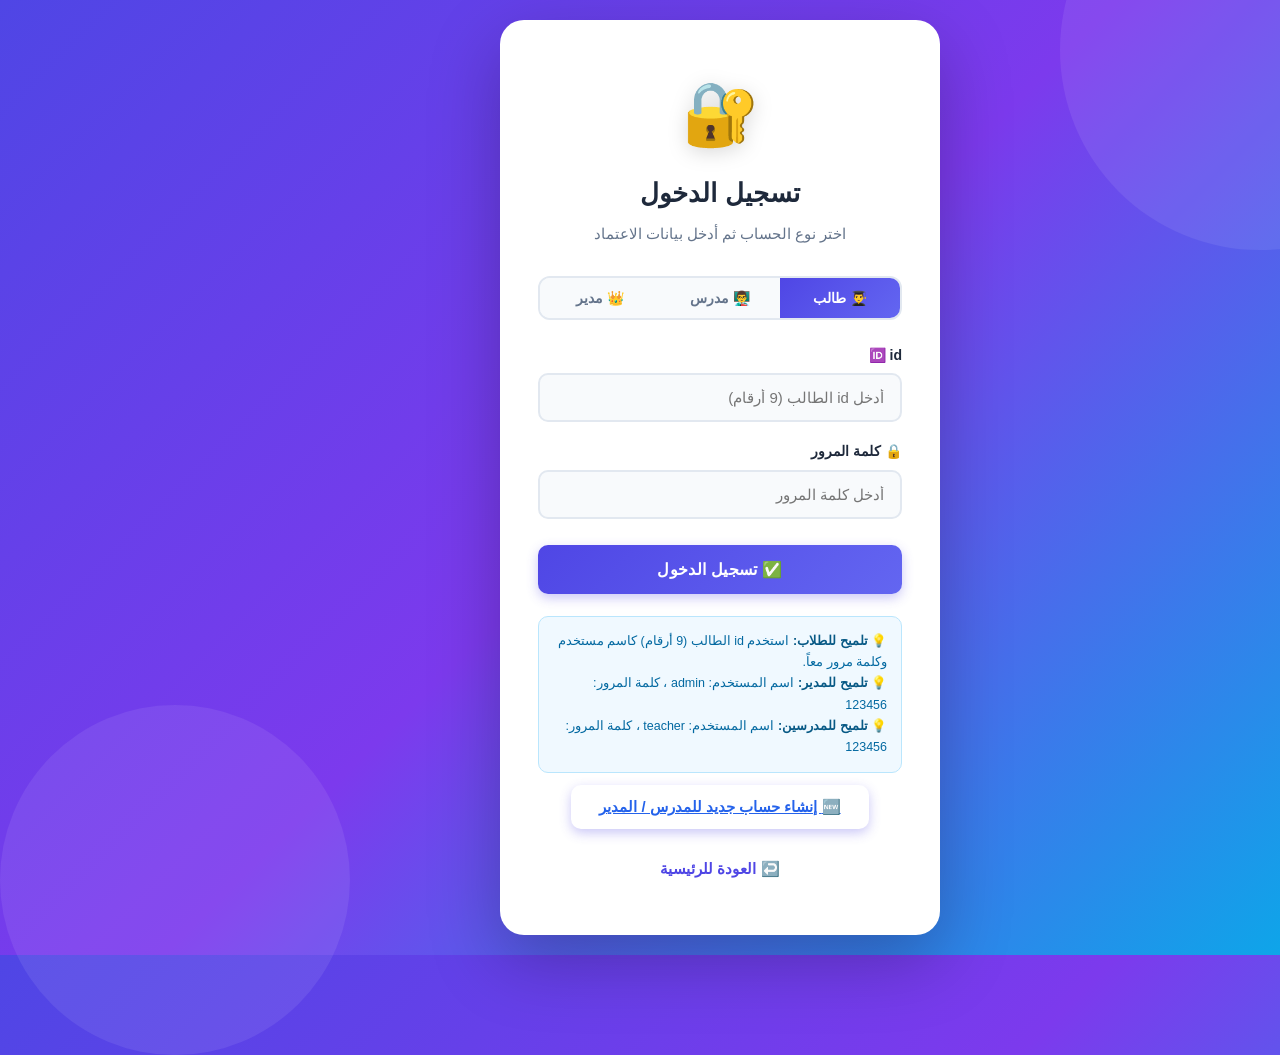
<file: login.html>
<!DOCTYPE html>
<html lang="ar" dir="rtl">

<head>
    <meta charset="UTF-8">
    <meta name="viewport" content="width=device-width, initial-scale=1.0">
    <title>تسجيل الدخول</title>
    <link rel="stylesheet" href="style.css">
</head>

<body class="login-wrapper">

    <div class="login-card">
        <div class="icon">🔐</div>
        <h2>تسجيل الدخول</h2>
        <p class="subtitle">اختر نوع الحساب ثم أدخل بيانات الاعتماد</p>

        <div class="role-tabs">
            <button class="role-tab active" data-role="student" onclick="switchRole('student')">
                👨‍🎓 طالب
            </button>
            <button class="role-tab" data-role="teacher" onclick="switchRole('teacher')">
                👨‍🏫 مدرس
            </button>
            <button class="role-tab" data-role="admin" onclick="switchRole('admin')">
                👑 مدير
            </button>
        </div>

        <div id="loginError" class="login-error hidden"></div>

        <form class="login-form" onsubmit="handleLogin(event)">
            <div class="form-group">
                <label id="usernameLabel">🆔 id</label>
                <input type="text" id="username" placeholder="أدخل id الطالب (9 أرقام)" required autocomplete="username">
            </div>

            <div class="form-group">
                <label id="passwordLabel">🔒 كلمة المرور</label>
                <input type="password" id="password" placeholder="أدخل كلمة المرور" required autocomplete="current-password">
            </div>

            <button type="submit" class="login-btn">
                ✅ تسجيل الدخول
            </button>
        </form>

        <div class="login-hint" id="loginHint">
            <strong>💡 تلميح للطلاب:</strong> استخدم id الطالب (9 أرقام) كاسم مستخدم وكلمة مرور معاً.<br>
            <strong>💡 تلميح للمدير:</strong> اسم المستخدم: <code>admin</code> ، كلمة المرور: <code>123456</code><br>
            <strong>💡 تلميح للمدرسين:</strong> اسم المستخدم: <code>teacher</code> ، كلمة المرور: <code>123456</code>
        </div>

        <div style="text-align:center; margin-top: 12px;">
            <button onclick="toggleRegister()" style="background:transparent; border:none; color:#2563eb; cursor:pointer; font-weight:600; text-decoration:underline;">
                🆕 إنشاء حساب جديد للمدرس / المدير
            </button>
        </div>

        <div id="registerSection" class="hidden" style="margin-top:18px; padding:16px; background:#f0f9ff; border-radius:14px; border:1px solid #bae6fd;">
            <h3 style="margin:0 0 12px; color:#0369a1; font-size:17px;">📝 إنشاء حساب جديد</h3>
            <div class="form-group">
                <label>👤 الاسم الكامل</label>
                <input type="text" id="regName" placeholder="مثال: المدرس أحمد محمد">
            </div>
            <div class="form-group">
                <label>🔑 اسم المستخدم</label>
                <input type="text" id="regUsername" placeholder="اختر اسم مستخدم فريد">
            </div>
            <div class="form-group">
                <label>🔒 كلمة المرور</label>
                <input type="password" id="regPassword" placeholder="4 أحرف أو أكثر">
            </div>
            <div class="form-group">
                <label>💼 نوع الحساب</label>
                <select id="regRole">
                    <option value="teacher">مدرس</option>
                    <option value="admin">مدير</option>
                </select>
            </div>
            <div id="registerError" class="login-error hidden" style="margin:8px 0;"></div>
            <button type="button" class="login-btn" onclick="handleRegister()" style="background:linear-gradient(135deg,#0ea5e9,#2563eb);">
                ✅ إنشاء الحساب ثم تسجيل الدخول
            </button>
        </div>

        <div style="text-align:center; margin-top: 18px;">
            <button onclick="window.location.href='index.html'"
                style="background:transparent; border:none; color:#4f46e5; cursor:pointer; font-weight:600; box-shadow:none;">
                ↩️ العودة للرئيسية
            </button>
        </div>
    </div>

    <script src="database.js"></script>
    <script>
        let currentRole = "student";

        function switchRole(role) {
            currentRole = role;
            document.querySelectorAll(".role-tab").forEach(t => t.classList.remove("active"));
            document.querySelector(`[data-role="${role}"]`).classList.add("active");

            const uLabel = document.getElementById("usernameLabel");
            const pLabel = document.getElementById("passwordLabel");
            const uInput = document.getElementById("username");
            const pInput = document.getElementById("password");

            if (role === "student") {
                uLabel.textContent = "🆔 id";
                pLabel.textContent = "🔒 id الطالب (كلمة مرور)";
                uInput.placeholder = "أدخل id الطالب (9 أرقام)";
                pInput.placeholder = "أدخل id الطالب مجدداً";
            } else if (role === "teacher") {
                uLabel.textContent = "👤 اسم المستخدم";
                pLabel.textContent = "🔒 كلمة المرور";
                uInput.placeholder = "أدخل اسم المستخدم";
                pInput.placeholder = "أدخل كلمة المرور";
            } else {
                uLabel.textContent = "👤 اسم المستخدم";
                pLabel.textContent = "🔒 كلمة المرور";
                uInput.placeholder = "اسم المستخدم للمدير";
                pInput.placeholder = "كلمة مرور المدير";
            }
            hideError();
        }

        function showError(msg) {
            const el = document.getElementById("loginError");
            el.textContent = "❌ " + msg;
            el.classList.remove("hidden");
        }

        function hideError() {
            document.getElementById("loginError").classList.add("hidden");
        }

        function showRegError(msg) {
            const el = document.getElementById("registerError");
            el.textContent = "❌ " + msg;
            el.classList.remove("hidden");
        }

        function hideRegError() {
            document.getElementById("registerError").classList.add("hidden");
        }

        function toggleRegister() {
            const sec = document.getElementById("registerSection");
            sec.classList.toggle("hidden");
            hideRegError();
        }

        function handleRegister() {
            hideRegError();
            const name = document.getElementById("regName").value.trim();
            const username = document.getElementById("regUsername").value.trim();
            const password = document.getElementById("regPassword").value.trim();
            const role = document.getElementById("regRole").value;

            if (!name || !username || !password) {
                showRegError("من فضلك املئي جميع الحقول");
                return;
            }
            if (password.length < 4) {
                showRegError("كلمة المرور يجب أن تكون 4 أحرف على الأقل");
                return;
            }
            const result = registerUser({ name: name, username: username, password: password, role: role });
            if (!result.success) {
                showRegError(result.message);
                return;
            }
            const session = loginUser(username, password);
            if (session) {
                if (session.role === "student") {
                    window.location.href = "student-dashboard.html";
                } else {
                    window.location.href = "teacher-dashboard.html";
                }
            } else {
                showRegError("تم إنشاء الحساب ولكن تعذر تسجيل الدخول، حاولي تسجيل الدخول يدوياً");
            }
        }

        function handleLogin(e) {
            e.preventDefault();
            const username = document.getElementById("username").value.trim();
            const password = document.getElementById("password").value.trim();

            if (!username || !password) {
                showError("من فضلك أدخل جميع البيانات");
                return;
            }

            const session = loginUser(username, password);
            if (!session) {
                showError("بيانات الدخول غير صحيحة");
                return;
            }

            if (currentRole === "student" && session.role !== "student") {
                showError("هذا الحساب ليس حساب طالب");
                logoutUser();
                return;
            }
            if (currentRole === "teacher" && session.role !== "teacher" && session.role !== "admin") {
                showError("هذا الحساب ليس حساب مدرس");
                logoutUser();
                return;
            }
            if (currentRole === "admin" && session.role !== "admin") {
                showError("هذا الحساب ليس حساب مدير");
                logoutUser();
                return;
            }

            if (session.role === "student") {
                window.location.href = "student-dashboard.html";
            } else {
                window.location.href = "teacher-dashboard.html";
            }
        }
    </script>

</body>

</html>
</file>
<file: style.css>
* {
    box-sizing: border-box;
    margin: 0;
    padding: 0;
    font-family: 'Segoe UI', Tahoma, Arial, sans-serif;
}

:root {
    --primary: #4f46e5;
    --primary-dark: #3730a3;
    --primary-light: #818cf8;
    --secondary: #0ea5e9;
    --success: #16a34a;
    --danger: #dc2626;
    --warning: #f59e0b;
    --bg: #f0f4f8;
    --card: #ffffff;
    --text: #1e293b;
    --text-muted: #64748b;
    --shadow: 0 4px 20px rgba(0, 0, 0, 0.08);
    --shadow-lg: 0 10px 40px rgba(0, 0, 0, 0.12);
    --radius: 16px;
    --radius-sm: 10px;
}

html {
    scroll-behavior: smooth;
}

body {
    background: linear-gradient(135deg, #e0e7ff 0%, #f0f4f8 50%, #dbeafe 100%);
    background-attachment: fixed;
    min-height: 100vh;
    color: var(--text);
    line-height: 1.6;
}

header {
    background: linear-gradient(135deg, #4f46e5 0%, #7c3aed 50%, #0ea5e9 100%);
    color: white;
    text-align: center;
    padding: 45px 20px 35px;
    position: relative;
    overflow: hidden;
    box-shadow: var(--shadow-lg);
}

header::before {
    content: '';
    position: absolute;
    top: -50%;
    right: -20%;
    width: 400px;
    height: 400px;
    background: rgba(255, 255, 255, 0.08);
    border-radius: 50%;
}

header::after {
    content: '';
    position: absolute;
    bottom: -30%;
    left: -10%;
    width: 300px;
    height: 300px;
    background: rgba(255, 255, 255, 0.05);
    border-radius: 50%;
}

header h1 {
    position: relative;
    z-index: 1;
    margin-bottom: 12px;
    font-size: 34px;
    font-weight: 800;
    text-shadow: 0 2px 10px rgba(0, 0, 0, 0.2);
    letter-spacing: -0.5px;
}

header p {
    position: relative;
    z-index: 1;
    font-size: 18px;
    opacity: 0.95;
    font-weight: 400;
}

main {
    width: 92%;
    max-width: 1200px;
    margin: 35px auto;
    position: relative;
    z-index: 2;
}

.dashboard {
    display: grid;
    grid-template-columns: repeat(auto-fit, minmax(250px, 1fr));
    gap: 24px;
    animation: fadeInUp 0.6s ease-out;
}

@keyframes fadeInUp {
    from {
        opacity: 0;
        transform: translateY(25px);
    }
    to {
        opacity: 1;
        transform: translateY(0);
    }
}

.card {
    background: var(--card);
    padding: 32px 24px;
    text-align: center;
    border-radius: var(--radius);
    box-shadow: var(--shadow);
    transition: all 0.35s cubic-bezier(0.4, 0, 0.2, 1);
    border: 2px solid transparent;
    position: relative;
    overflow: hidden;
    animation: cardIn 0.5s ease-out backwards;
}

@keyframes cardIn {
    from {
        opacity: 0;
        transform: scale(0.9);
    }
    to {
        opacity: 1;
        transform: scale(1);
    }
}

.card:nth-child(1) { animation-delay: 0.05s; }
.card:nth-child(2) { animation-delay: 0.1s; }
.card:nth-child(3) { animation-delay: 0.15s; }
.card:nth-child(4) { animation-delay: 0.2s; }
.card:nth-child(5) { animation-delay: 0.25s; }
.card:nth-child(6) { animation-delay: 0.3s; }

.card::before {
    content: '';
    position: absolute;
    top: 0;
    left: 0;
    right: 0;
    height: 5px;
    background: linear-gradient(90deg, var(--primary), var(--secondary));
    opacity: 0;
    transition: opacity 0.3s;
}

.card:hover {
    transform: translateY(-8px) scale(1.02);
    box-shadow: var(--shadow-lg);
    border-color: var(--primary-light);
}

.card:hover::before {
    opacity: 1;
}

.card h2 {
    font-size: 52px;
    margin-bottom: 15px;
    filter: drop-shadow(0 4px 8px rgba(0, 0, 0, 0.1));
}

.card h3 {
    font-size: 22px;
    margin-bottom: 10px;
    color: var(--text);
    font-weight: 700;
}

.card p {
    color: var(--text-muted);
    margin-bottom: 22px;
    font-size: 15px;
}

button {
    background: linear-gradient(135deg, var(--primary), #6366f1);
    color: white;
    border: none;
    padding: 13px 28px;
    border-radius: var(--radius-sm);
    cursor: pointer;
    font-size: 15px;
    font-weight: 600;
    transition: all 0.25s;
    box-shadow: 0 4px 12px rgba(79, 70, 229, 0.3);
    position: relative;
    overflow: hidden;
}

button::after {
    content: '';
    position: absolute;
    top: 50%;
    left: 50%;
    width: 0;
    height: 0;
    background: rgba(255, 255, 255, 0.2);
    border-radius: 50%;
    transform: translate(-50%, -50%);
    transition: width 0.5s, height 0.5s;
}

button:active::after {
    width: 300px;
    height: 300px;
}

button:hover {
    background: linear-gradient(135deg, var(--primary-dark), var(--primary));
    transform: translateY(-2px);
    box-shadow: 0 6px 20px rgba(79, 70, 229, 0.4);
}

button:disabled {
    background: #94a3b8;
    cursor: not-allowed;
    transform: none;
    box-shadow: none;
}

footer {
    text-align: center;
    padding: 28px 20px;
    color: var(--text-muted);
    margin-top: 40px;
    font-size: 14px;
    background: rgba(255, 255, 255, 0.5);
    backdrop-filter: blur(10px);
    border-top: 1px solid rgba(0, 0, 0, 0.05);
}

@media (max-width: 768px) {
    header h1 {
        font-size: 26px;
    }
    header p {
        font-size: 15px;
    }
    main {
        width: 95%;
        margin: 20px auto;
    }
    .dashboard {
        grid-template-columns: 1fr;
        gap: 18px;
    }
    .card {
        padding: 24px 18px;
    }
    .card h2 {
        font-size: 42px;
    }
}

.attendance-header {
    background: linear-gradient(135deg, #4f46e5, #7c3aed, #0ea5e9);
    padding: 35px 20px;
    text-align: center;
    color: white;
    position: relative;
    overflow: hidden;
    box-shadow: var(--shadow-lg);
}

.attendance-header h1 {
    font-size: 30px;
    margin-bottom: 10px;
    font-weight: 800;
    text-shadow: 0 2px 8px rgba(0, 0, 0, 0.2);
    position: relative;
    z-index: 1;
}

.attendance-header p {
    font-size: 16px;
    opacity: 0.95;
    position: relative;
    z-index: 1;
}

.attendance-container {
    width: 96%;
    max-width: 1300px;
    margin: 28px auto;
}

.top-bar {
    background: var(--card);
    padding: 24px;
    border-radius: var(--radius);
    box-shadow: var(--shadow);
    display: flex;
    flex-wrap: wrap;
    justify-content: space-between;
    align-items: flex-end;
    gap: 20px;
    margin-bottom: 24px;
    border: 1px solid rgba(0, 0, 0, 0.04);
    animation: fadeInUp 0.5s ease-out;
}

.top-bar > div {
    flex: 1;
    min-width: 180px;
}

.top-bar label {
    display: block;
    margin-bottom: 8px;
    font-weight: 700;
    color: var(--text);
    font-size: 14px;
}

.top-bar input,
.top-bar select {
    padding: 12px 16px;
    border: 2px solid #e2e8f0;
    border-radius: var(--radius-sm);
    font-size: 15px;
    width: 100%;
    transition: all 0.25s;
    background: #f8fafc;
}

.top-bar input:focus,
.top-bar select:focus {
    outline: none;
    border-color: var(--primary);
    background: white;
    box-shadow: 0 0 0 4px rgba(79, 70, 229, 0.12);
    transform: translateY(-1px);
}

.search-box input {
    width: 100%;
}

.table-container {
    background: var(--card);
    padding: 22px;
    border-radius: var(--radius);
    box-shadow: var(--shadow);
    overflow-x: auto;
    border: 1px solid rgba(0, 0, 0, 0.04);
    animation: fadeInUp 0.5s ease-out 0.1s backwards;
    -webkit-overflow-scrolling: touch;
}

table {
    width: 100%;
    border-collapse: collapse;
    min-width: 600px;
}

thead th {
    background: linear-gradient(135deg, #1e40af, #4f46e5);
    color: white;
    padding: 16px 12px;
    font-weight: 700;
    font-size: 15px;
    text-shadow: 0 1px 2px rgba(0, 0, 0, 0.2);
    white-space: nowrap;
}

thead th:first-child {
    border-radius: 0 10px 0 0;
}

thead th:last-child {
    border-radius: 10px 0 0 0;
}

tbody tr {
    background: #fafbfc;
    transition: all 0.2s;
    border-bottom: 1px solid #f1f5f9;
}

tbody tr:hover {
    background: #eff6ff;
    transform: scale(1.005);
    box-shadow: 0 2px 8px rgba(0, 0, 0, 0.06);
}

tbody td {
    padding: 14px 12px;
    text-align: center;
    font-size: 14.5px;
}

tbody td:nth-child(2) {
    text-align: right;
    font-weight: 600;
    min-width: 300px;
}

.present-btn,
.absent-btn {
    border: none;
    padding: 10px 20px;
    border-radius: 8px;
    color: white;
    cursor: pointer;
    margin: 3px;
    font-size: 14px;
    font-weight: 600;
    transition: all 0.2s;
    box-shadow: 0 3px 10px rgba(0, 0, 0, 0.15);
}

.present-btn {
    background: linear-gradient(135deg, #16a34a, #22c55e);
}

.present-btn:hover {
    background: linear-gradient(135deg, #15803d, #16a34a);
    transform: translateY(-2px);
    box-shadow: 0 5px 15px rgba(22, 163, 74, 0.4);
}

.absent-btn {
    background: linear-gradient(135deg, #dc2626, #ef4444);
}

.absent-btn:hover {
    background: linear-gradient(135deg, #b91c1c, #dc2626);
    transform: translateY(-2px);
    box-shadow: 0 5px 15px rgba(220, 38, 38, 0.4);
}

.status {
    font-weight: 700;
    color: var(--text-muted);
    min-width: 130px;
    font-size: 14px;
}

@media (max-width: 768px) {
    .top-bar {
        flex-direction: column;
        align-items: stretch;
        padding: 18px;
        gap: 15px;
    }
    .top-bar > div {
        width: 100%;
    }
    tbody td:nth-child(2) {
        min-width: 220px;
        font-size: 13.5px;
    }
    .table-container {
        padding: 12px;
        border-radius: 12px;
    }
    thead th {
        padding: 12px 8px;
        font-size: 13px;
    }
    tbody td {
        padding: 10px 8px;
        font-size: 13px;
    }
    .present-btn,
    .absent-btn {
        padding: 8px 12px;
        font-size: 12.5px;
    }
}

.stats {
    display: grid;
    grid-template-columns: repeat(auto-fit, minmax(200px, 1fr));
    gap: 18px;
    margin-bottom: 25px;
    animation: fadeInUp 0.5s ease-out;
}

.stat-card {
    background: var(--card);
    padding: 22px 20px;
    border-radius: var(--radius);
    box-shadow: var(--shadow);
    display: flex;
    align-items: center;
    gap: 15px;
    border: 1px solid rgba(0, 0, 0, 0.04);
    transition: transform 0.25s, box-shadow 0.25s;
}

.stat-card:hover {
    transform: translateY(-4px);
    box-shadow: var(--shadow-lg);
}

.stat-card span {
    font-size: 38px;
    filter: drop-shadow(0 2px 6px rgba(0, 0, 0, 0.1));
}

.stat-card strong {
    display: block;
    font-size: 28px;
    margin-bottom: 4px;
    font-weight: 800;
}

.stat-card small {
    color: var(--text-muted);
    font-size: 14px;
    font-weight: 500;
}

.present-stat strong {
    color: var(--success);
}

.absent-stat strong {
    color: var(--danger);
}

.pending-stat strong {
    color: var(--warning);
}

@media (max-width: 768px) {
    .stats {
        grid-template-columns: repeat(2, 1fr);
        gap: 12px;
    }
    .stat-card {
        padding: 16px 14px;
        flex-direction: column;
        text-align: center;
        gap: 8px;
    }
    .stat-card span {
        font-size: 30px;
    }
    .stat-card strong {
        font-size: 22px;
    }
}

@media (max-width: 420px) {
    .stats {
        grid-template-columns: 1fr;
    }
}

.save-section {
    text-align: center;
    margin-bottom: 25px;
}

.save-btn {
    background: linear-gradient(135deg, var(--primary), #6366f1);
    color: white;
    border: none;
    padding: 16px 45px;
    border-radius: 12px;
    font-size: 17px;
    font-weight: 800;
    cursor: pointer;
    box-shadow: 0 6px 20px rgba(79, 70, 229, 0.35);
    transition: all 0.3s;
    letter-spacing: 0.3px;
}

.save-btn:hover {
    background: linear-gradient(135deg, var(--primary-dark), var(--primary));
    transform: translateY(-3px);
    box-shadow: 0 10px 30px rgba(79, 70, 229, 0.5);
}

.report-box {
    background: var(--card);
    padding: 24px;
    border-radius: var(--radius);
    margin-bottom: 24px;
    box-shadow: var(--shadow);
    border: 1px solid rgba(0, 0, 0, 0.04);
    animation: fadeInUp 0.4s ease-out;
}

.report-box h2 {
    margin-bottom: 15px;
    font-size: 20px;
    color: var(--text);
    font-weight: 700;
}

#reportSearch {
    width: 100%;
    max-width: 450px;
    padding: 13px 16px;
    border: 2px solid #e2e8f0;
    border-radius: var(--radius-sm);
    font-size: 15px;
    transition: all 0.25s;
    background: #f8fafc;
}

#reportSearch:focus {
    outline: none;
    border-color: var(--primary);
    background: white;
    box-shadow: 0 0 0 4px rgba(79, 70, 229, 0.12);
}

.report-present {
    color: var(--success);
    font-weight: 700;
}

.report-absent {
    color: var(--danger);
    font-weight: 700;
}

.student-form {
    background: var(--card);
    padding: 22px;
    border-radius: var(--radius);
    margin-bottom: 20px;
    display: flex;
    flex-wrap: wrap;
    gap: 12px;
    box-shadow: var(--shadow);
    border: 1px solid rgba(0, 0, 0, 0.04);
    animation: fadeInUp 0.4s ease-out;
}

.student-form input,
.student-form select {
    flex: 1;
    min-width: 180px;
    padding: 13px 16px;
    border: 2px solid #e2e8f0;
    border-radius: var(--radius-sm);
    font-size: 15px;
    transition: all 0.25s;
    background: #f8fafc;
}

.student-form input:focus,
.student-form select:focus {
    outline: none;
    border-color: var(--primary);
    background: white;
    box-shadow: 0 0 0 4px rgba(79, 70, 229, 0.12);
}

.student-form button {
    padding: 13px 28px;
    white-space: nowrap;
}

.edit-btn {
    background: linear-gradient(135deg, #f59e0b, #fbbf24);
    margin: 3px;
    box-shadow: 0 3px 10px rgba(245, 158, 11, 0.3);
}

.edit-btn:hover {
    background: linear-gradient(135deg, #d97706, #f59e0b);
    box-shadow: 0 5px 15px rgba(245, 158, 11, 0.4);
}

.delete-btn {
    background: linear-gradient(135deg, #dc2626, #ef4444);
    margin: 3px;
    box-shadow: 0 3px 10px rgba(220, 38, 38, 0.3);
}

.delete-btn:hover {
    background: linear-gradient(135deg, #b91c1c, #dc2626);
    box-shadow: 0 5px 15px rgba(220, 38, 38, 0.4);
}

.barcode-btn {
    background: linear-gradient(135deg, #0ea5e9, #38bdf8);
    margin: 3px;
    box-shadow: 0 3px 10px rgba(14, 165, 233, 0.3);
}

.barcode-btn:hover {
    background: linear-gradient(135deg, #0284c7, #0ea5e9);
    box-shadow: 0 5px 15px rgba(14, 165, 233, 0.4);
}

@media (max-width: 600px) {
    .student-form {
        flex-direction: column;
        padding: 18px;
    }
    .student-form button {
        width: 100%;
    }
}

.back-home {
    width: 90%;
    max-width: 1200px;
    margin: 0 auto 15px;
    text-align: right;
}

.back-home button {
    padding: 11px 20px;
    border: none;
    border-radius: 12px;
    background: linear-gradient(135deg, #2563eb, #3b82f6);
    color: white;
    font-size: 14px;
    font-weight: 700;
    cursor: pointer;
    box-shadow: 0 4px 12px rgba(37, 99, 235, 0.3);
    transition: 0.25s;
}

.back-home button:hover {
    transform: translateY(-2px);
    opacity: 0.95;
    box-shadow: 0 6px 18px rgba(37, 99, 235, 0.4);
}

.print-btn,
.export-btn,
.import-btn {
    padding: 12px 22px;
    border: none;
    border-radius: 10px;
    color: white;
    font-size: 14px;
    font-weight: 700;
    cursor: pointer;
    transition: all 0.25s;
    margin: 5px;
    display: inline-flex;
    align-items: center;
    gap: 6px;
}

.print-btn {
    background: linear-gradient(135deg, #16a34a, #22c55e);
    box-shadow: 0 4px 12px rgba(22, 163, 74, 0.3);
}

.print-btn:hover {
    transform: translateY(-2px);
    box-shadow: 0 6px 18px rgba(22, 163, 74, 0.4);
}

.export-btn {
    background: linear-gradient(135deg, #0284c7, #0ea5e9);
    box-shadow: 0 4px 12px rgba(2, 132, 199, 0.3);
}

.export-btn:hover {
    transform: translateY(-2px);
    box-shadow: 0 6px 18px rgba(2, 132, 199, 0.4);
}

.import-btn {
    background: linear-gradient(135deg, #7c3aed, #8b5cf6);
    box-shadow: 0 4px 12px rgba(124, 58, 237, 0.3);
}

.import-btn:hover {
    transform: translateY(-2px);
    box-shadow: 0 6px 18px rgba(124, 58, 237, 0.4);
}

.action-buttons {
    display: flex;
    flex-wrap: wrap;
    gap: 8px;
    margin-top: 15px;
}

@media print {
    .back-home,
    .report-box,
    .print-btn,
    .export-btn,
    .import-btn,
    .action-buttons,
    .top-bar,
    .student-form,
    .save-section,
    header::before,
    header::after {
        display: none !important;
    }
    .attendance-header {
        box-shadow: none;
        background: #1e40af !important;
        -webkit-print-color-adjust: exact;
        print-color-adjust: exact;
    }
    .table-container {
        width: 100%;
        box-shadow: none;
        margin: 0;
        padding: 0;
        border: none;
    }
    .table-container th {
        background: #1e40af !important;
        color: white !important;
        -webkit-print-color-adjust: exact;
        print-color-adjust: exact;
    }
    body {
        background: white;
    }
    main {
        width: 100%;
        max-width: 100%;
        margin: 0;
    }
}

.barcode-modal {
    position: fixed;
    top: 0;
    left: 0;
    right: 0;
    bottom: 0;
    background: rgba(0, 0, 0, 0.75);
    display: flex;
    align-items: center;
    justify-content: center;
    z-index: 9999;
    backdrop-filter: blur(6px);
    animation: fadeIn 0.3s ease;
}

@keyframes fadeIn {
    from { opacity: 0; }
    to { opacity: 1; }
}

.barcode-modal-content {
    background: white;
    padding: 36px 32px;
    border-radius: 20px;
    text-align: center;
    max-width: 420px;
    width: 92%;
    box-shadow: 0 25px 80px rgba(0, 0, 0, 0.4);
    animation: slideUp 0.4s cubic-bezier(0.4, 0, 0.2, 1);
}

@keyframes slideUp {
    from {
        transform: translateY(40px) scale(0.95);
        opacity: 0;
    }
    to {
        transform: translateY(0) scale(1);
        opacity: 1;
    }
}

.barcode-modal-content h3 {
    margin-bottom: 8px;
    color: var(--text);
    font-size: 20px;
    font-weight: 700;
}

.barcode-modal-content .student-nid {
    color: var(--primary);
    font-family: monospace;
    font-size: 16px;
    margin-bottom: 20px;
    font-weight: 600;
    letter-spacing: 1px;
}

#barcodeCanvas {
    margin: 15px auto;
    display: block;
    max-width: 100%;
    border: 2px solid #f1f5f9;
    border-radius: 10px;
    padding: 16px;
    background: #fafbfc;
}

.close-modal {
    margin-top: 20px;
    background: linear-gradient(135deg, var(--danger), #ef4444);
    padding: 11px 30px;
    font-weight: 700;
    box-shadow: 0 4px 12px rgba(220, 38, 38, 0.3);
}

.close-modal:hover {
    background: linear-gradient(135deg, #b91c1c, var(--danger));
    box-shadow: 0 6px 18px rgba(220, 38, 38, 0.4);
}

.login-wrapper {
    min-height: 100vh;
    display: flex;
    align-items: center;
    justify-content: center;
    padding: 20px;
    background: linear-gradient(135deg, #4f46e5 0%, #7c3aed 50%, #0ea5e9 100%);
    position: relative;
    overflow: hidden;
}

.login-wrapper::before,
.login-wrapper::after {
    content: '';
    position: absolute;
    border-radius: 50%;
    background: rgba(255, 255, 255, 0.08);
}

.login-wrapper::before {
    top: -150px;
    right: -100px;
    width: 400px;
    height: 400px;
}

.login-wrapper::after {
    bottom: -100px;
    left: -80px;
    width: 350px;
    height: 350px;
}

.login-card {
    background: white;
    padding: 44px 38px;
    border-radius: 24px;
    box-shadow: 0 25px 70px rgba(0, 0, 0, 0.25);
    max-width: 440px;
    width: 100%;
    position: relative;
    z-index: 1;
    animation: slideUp 0.5s cubic-bezier(0.4, 0, 0.2, 1);
}

.login-card .icon {
    text-align: center;
    font-size: 62px;
    margin-bottom: 10px;
    filter: drop-shadow(0 4px 10px rgba(0, 0, 0, 0.15));
}

.login-card h2 {
    text-align: center;
    margin-bottom: 8px;
    color: var(--text);
    font-size: 26px;
    font-weight: 800;
}

.login-card .subtitle {
    text-align: center;
    color: var(--text-muted);
    margin-bottom: 30px;
    font-size: 14.5px;
}

.role-tabs {
    display: flex;
    margin-bottom: 24px;
    border-radius: 12px;
    overflow: hidden;
    border: 2px solid #e2e8f0;
}

.role-tab {
    flex: 1;
    padding: 12px;
    text-align: center;
    cursor: pointer;
    background: #f8fafc;
    border: none;
    font-size: 14px;
    font-weight: 600;
    color: var(--text-muted);
    transition: all 0.25s;
    border-radius: 0;
    box-shadow: none;
}

.role-tab.active {
    background: linear-gradient(135deg, var(--primary), #6366f1);
    color: white;
}

.role-tab:hover:not(.active) {
    background: #e2e8f0;
    transform: none;
    box-shadow: none;
}

.login-form .form-group {
    margin-bottom: 18px;
}

.login-form label {
    display: block;
    margin-bottom: 7px;
    font-weight: 600;
    color: var(--text);
    font-size: 14px;
}

.login-form input {
    width: 100%;
    padding: 14px 16px;
    border: 2px solid #e2e8f0;
    border-radius: 10px;
    font-size: 15px;
    transition: all 0.25s;
    background: #f8fafc;
}

.login-form input:focus {
    outline: none;
    border-color: var(--primary);
    background: white;
    box-shadow: 0 0 0 4px rgba(79, 70, 229, 0.12);
    transform: translateY(-1px);
}

.login-btn {
    width: 100%;
    padding: 15px;
    margin-top: 8px;
    font-size: 16px;
    font-weight: 700;
    letter-spacing: 0.3px;
}

.login-error {
    color: var(--danger);
    text-align: center;
    margin-bottom: 15px;
    padding: 10px;
    background: #fef2f2;
    border-radius: 8px;
    border: 1px solid #fecaca;
    font-size: 14px;
    font-weight: 600;
}

.login-hint {
    margin-top: 22px;
    padding: 14px;
    background: #f0f9ff;
    border-radius: 10px;
    border: 1px solid #bae6fd;
    font-size: 12.5px;
    color: #0369a1;
    line-height: 1.7;
}

.login-hint strong {
    color: #075985;
}

.student-dashboard {
    width: 92%;
    max-width: 1100px;
    margin: 28px auto;
}

.student-info-card {
    background: linear-gradient(135deg, #ffffff, #f8fafc);
    padding: 28px;
    border-radius: var(--radius);
    box-shadow: var(--shadow);
    margin-bottom: 24px;
    display: flex;
    flex-wrap: wrap;
    gap: 20px;
    align-items: center;
    border: 1px solid rgba(0, 0, 0, 0.04);
    animation: fadeInUp 0.5s ease-out;
}

.student-avatar {
    width: 90px;
    height: 90px;
    background: linear-gradient(135deg, var(--primary), var(--secondary));
    border-radius: 50%;
    display: flex;
    align-items: center;
    justify-content: center;
    font-size: 40px;
    color: white;
    font-weight: 700;
    flex-shrink: 0;
    box-shadow: 0 6px 20px rgba(79, 70, 229, 0.35);
}

.student-details {
    flex: 1;
    min-width: 250px;
}

.student-details h2 {
    font-size: 22px;
    margin-bottom: 6px;
    color: var(--text);
    font-weight: 700;
}

.student-details p {
    color: var(--text-muted);
    margin-bottom: 4px;
    font-size: 14.5px;
}

.student-details p strong {
    color: var(--text);
}

.logout-btn {
    background: linear-gradient(135deg, #64748b, #94a3b8);
    padding: 11px 22px;
    box-shadow: 0 4px 12px rgba(100, 116, 139, 0.3);
}

.logout-btn:hover {
    background: linear-gradient(135deg, #475569, #64748b);
    box-shadow: 0 6px 18px rgba(100, 116, 139, 0.4);
}

.result-grade {
    font-weight: 800;
    font-size: 16px;
}

.result-grade.excellent { color: #16a34a; }
.result-grade.very-good { color: #22c55e; }
.result-grade.good { color: #f59e0b; }
.result-grade.pass { color: #f97316; }
.result-grade.fail { color: var(--danger); }

.results-summary {
    display: grid;
    grid-template-columns: repeat(auto-fit, minmax(160px, 1fr));
    gap: 14px;
    margin-bottom: 24px;
    animation: fadeInUp 0.5s ease-out 0.05s backwards;
}

.summary-item {
    background: var(--card);
    padding: 20px;
    border-radius: var(--radius-sm);
    text-align: center;
    box-shadow: 0 3px 12px rgba(0, 0, 0, 0.06);
    border: 1px solid rgba(0, 0, 0, 0.04);
    transition: transform 0.2s;
}

.summary-item:hover {
    transform: translateY(-3px);
}

.summary-item label {
    display: block;
    color: var(--text-muted);
    font-size: 13px;
    margin-bottom: 6px;
    font-weight: 600;
}

.summary-item .value {
    font-size: 24px;
    font-weight: 800;
    color: var(--primary);
}

.nav-menu {
    display: flex;
    gap: 12px;
    flex-wrap: wrap;
    margin-bottom: 22px;
    padding: 16px;
    background: var(--card);
    border-radius: var(--radius);
    box-shadow: var(--shadow);
    animation: fadeInUp 0.4s ease-out;
}

.nav-menu button {
    flex: 1;
    min-width: 140px;
    padding: 12px 16px;
    font-size: 14px;
}

.nav-menu button.active {
    background: linear-gradient(135deg, var(--primary-dark), var(--primary));
    transform: scale(1.03);
}

.input-hint {
    font-size: 12px;
    color: var(--text-muted);
    margin-top: 4px;
}

.hidden {
    display: none !important;
}

@media (max-width: 480px) {
    .student-info-card {
        flex-direction: column;
        text-align: center;
        padding: 20px;
    }
    .login-card {
        padding: 32px 22px;
    }
    .results-summary {
        grid-template-columns: repeat(2, 1fr);
    }
    .summary-item .value {
        font-size: 20px;
    }
}

#scan-result {
    margin-top: 15px;
    padding: 14px 18px;
    border-radius: 10px;
    font-weight: 600;
    font-size: 14.5px;
    text-align: center;
    min-height: 48px;
    display: flex;
    align-items: center;
    justify-content: center;
}

#reader {
    border: 2px solid #e2e8f0 !important;
    border-radius: 12px;
    overflow: hidden;
    margin: 15px 0;
}

#reader video {
    border-radius: 10px;
}

.scanner-box {
    background: var(--card);
    padding: 24px;
    border-radius: var(--radius);
    box-shadow: var(--shadow);
    margin-bottom: 24px;
    border: 1px solid rgba(0, 0, 0, 0.04);
}

.scanner-box h3 {
    margin-bottom: 12px;
    font-size: 18px;
    color: var(--text);
    font-weight: 700;
}

.loading-spinner {
    display: inline-block;
    width: 20px;
    height: 20px;
    border: 3px solid #e2e8f0;
    border-top-color: var(--primary);
    border-radius: 50%;
    animation: spin 0.8s linear infinite;
}

@keyframes spin {
    to { transform: rotate(360deg); }
}

.toast {
    position: fixed;
    top: 24px;
    right: 24px;
    background: var(--card);
    padding: 16px 22px;
    border-radius: 12px;
    box-shadow: 0 10px 40px rgba(0, 0, 0, 0.2);
    z-index: 10000;
    display: flex;
    align-items: center;
    gap: 10px;
    font-weight: 600;
    animation: slideIn 0.35s cubic-bezier(0.4, 0, 0.2, 1);
    border-right: 4px solid var(--primary);
}

@keyframes slideIn {
    from {
        transform: translateX(120%);
        opacity: 0;
    }
    to {
        transform: translateX(0);
        opacity: 1;
    }
}

.toast.success { border-right-color: var(--success); }
.toast.error { border-right-color: var(--danger); }
.toast.warning { border-right-color: var(--warning); }

.result-edit-input {
    width: 80px;
    padding: 6px 10px;
    border: 2px solid #e2e8f0;
    border-radius: 6px;
    text-align: center;
    font-size: 14px;
    font-weight: 600;
}

.result-edit-input:focus {
    outline: none;
    border-color: var(--primary);
    box-shadow: 0 0 0 3px rgba(79, 70, 229, 0.12);
}

.term-select,
.year-select {
    padding: 10px 14px;
    border: 2px solid #e2e8f0;
    border-radius: 8px;
    font-size: 14px;
    margin: 0 6px;
    background: #f8fafc;
}

.term-select:focus,
.year-select:focus {
    outline: none;
    border-color: var(--primary);
    background: white;
}
</file>
